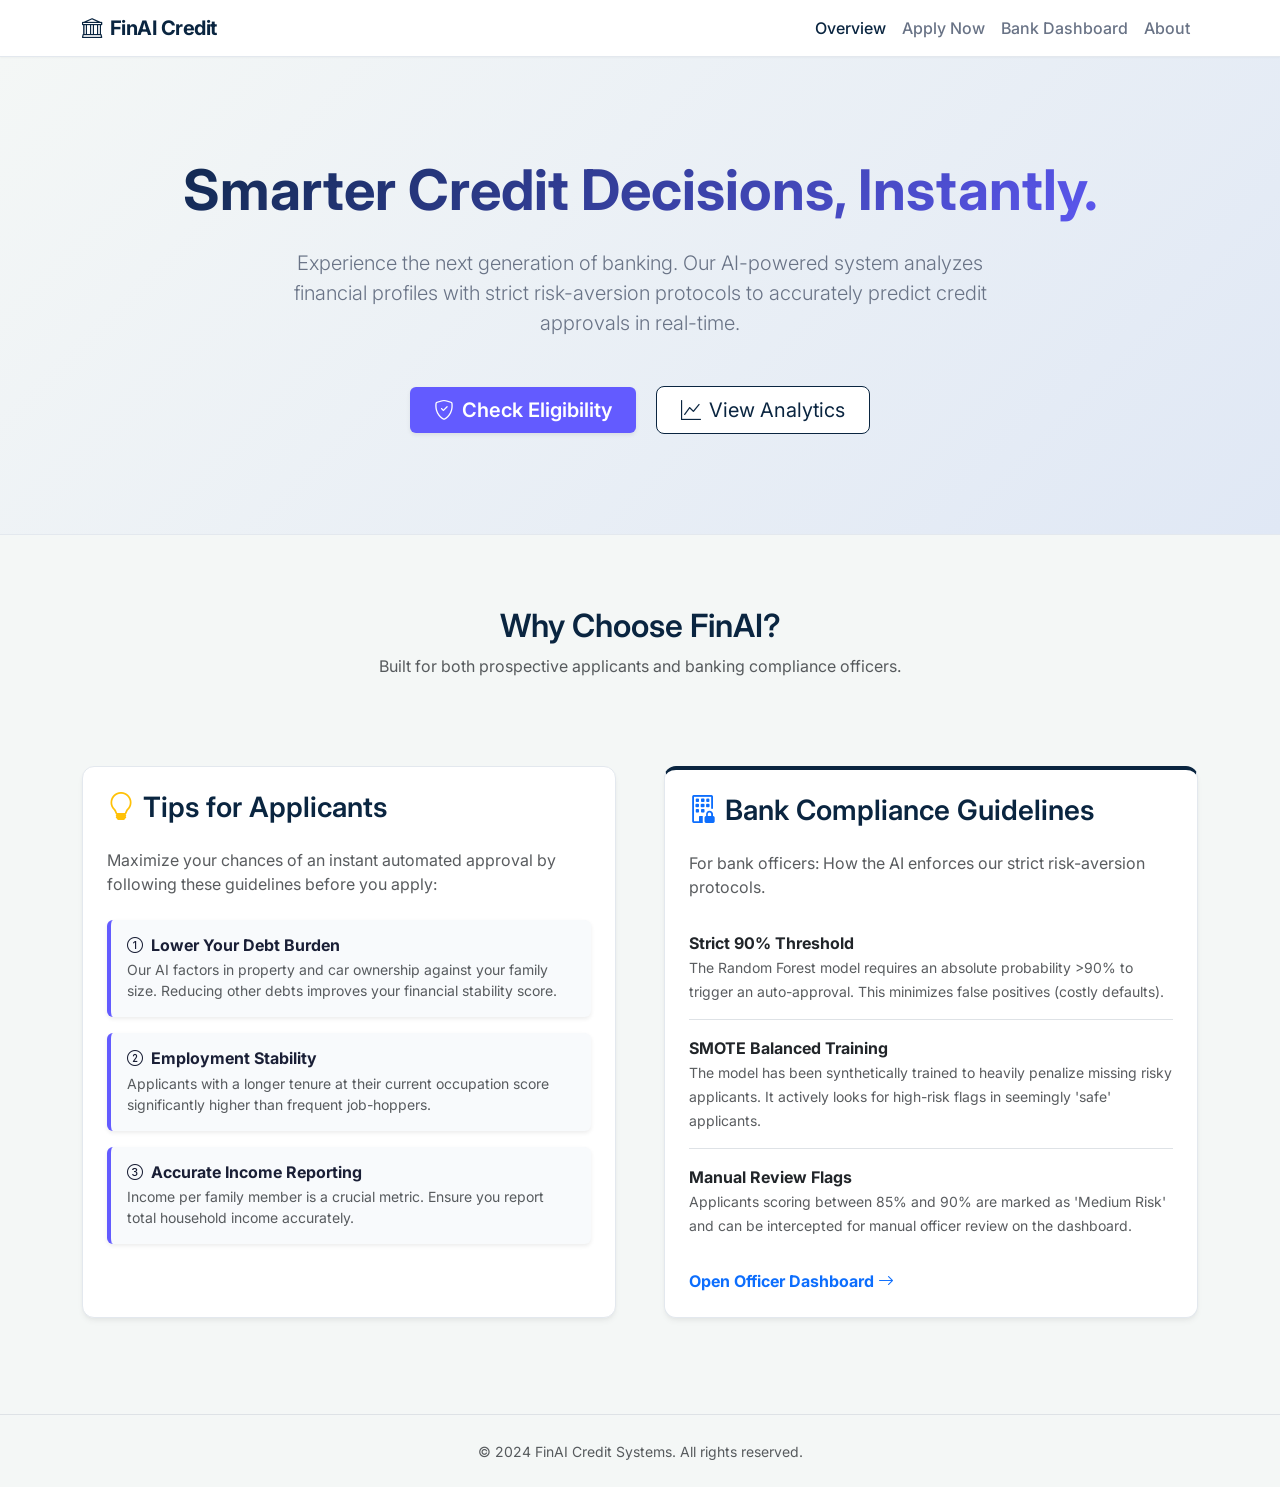
<file: templates/index.html>
<!DOCTYPE html>
<html lang="en">
<head>
    <meta charset="UTF-8">
    <meta name="viewport" content="width=device-width, initial-scale=1.0">
    <title>AI Credit Card Approval System</title>
    <!-- Bootstrap 5 -->
    <link href="https://cdn.jsdelivr.net/npm/bootstrap@5.3.0/dist/css/bootstrap.min.css" rel="stylesheet">
    <!-- Custom CSS -->
    <link href="/static/css/style.css" rel="stylesheet">
    <!-- Icons -->
    <link rel="stylesheet" href="https://cdn.jsdelivr.net/npm/bootstrap-icons@1.11.1/font/bootstrap-icons.css">
</head>
<body>

    <!-- Navbar -->
    <nav class="navbar navbar-expand-lg sticky-top">
        <div class="container">
            <a class="navbar-brand" href="/"><i class="bi bi-bank me-2"></i>FinAI Credit</a>
            <button class="navbar-toggler" type="button" data-bs-toggle="collapse" data-bs-target="#navbarNav">
                <span class="navbar-toggler-icon"></span>
            </button>
            <div class="collapse navbar-collapse" id="navbarNav">
                <ul class="navbar-nav ms-auto">
                    <li class="nav-item"><a class="nav-link active" href="/">Overview</a></li>
                    <li class="nav-item"><a class="nav-link" href="/prediction">Apply Now</a></li>
                    <li class="nav-item"><a class="nav-link" href="/dashboard">Bank Dashboard</a></li>
                    <li class="nav-item"><a class="nav-link" href="/about">About</a></li>
                </ul>
            </div>
        </div>
    </nav>

    <!-- Hero Section -->
    <header class="hero-section text-center">
        <div class="container">
            <h1 class="display-4 fw-bold mb-4 gradient-text">Smarter Credit Decisions, Instantly.</h1>
            <p class="lead mb-5 mx-auto" style="max-width: 700px; color: var(--text-muted);">
                Experience the next generation of banking. Our AI-powered system analyzes financial profiles with strict risk-aversion protocols to accurately predict credit approvals in real-time.
            </p>
            <a href="/prediction" class="btn btn-lg custom-btn me-3 px-4 py-2 shadow-sm"><i class="bi bi-shield-check me-2"></i>Check Eligibility</a>
            <a href="/dashboard" class="btn btn-lg btn-outline-primary px-4 py-2 bg-white"><i class="bi bi-graph-up me-2"></i>View Analytics</a>
        </div>
    </header>

    <!-- Content Sections -->
    <div class="container py-5 mt-4">
        
        <div class="row mb-5">
            <div class="col-12 text-center mb-4">
                <h2>Why Choose FinAI?</h2>
                <p class="text-muted">Built for both prospective applicants and banking compliance officers.</p>
            </div>
        </div>

        <div class="row g-5">
            <!-- Tips & Tricks for Applicants -->
            <div class="col-md-6">
                <div class="glass-panel p-4 h-100">
                    <h3 class="mb-4"><i class="bi bi-lightbulb text-warning me-2"></i>Tips for Applicants</h3>
                    <p class="text-muted mb-4">Maximize your chances of an instant automated approval by following these guidelines before you apply:</p>
                    
                    <div class="info-card p-3 mb-3 rounded shadow-sm">
                        <h6 class="fw-bold m-0"><i class="bi bi-1-circle me-2"></i>Lower Your Debt Burden</h6>
                        <p class="small text-muted m-0 mt-1">Our AI factors in property and car ownership against your family size. Reducing other debts improves your financial stability score.</p>
                    </div>
                    
                    <div class="info-card p-3 mb-3 rounded shadow-sm">
                        <h6 class="fw-bold m-0"><i class="bi bi-2-circle me-2"></i>Employment Stability</h6>
                        <p class="small text-muted m-0 mt-1">Applicants with a longer tenure at their current occupation score significantly higher than frequent job-hoppers.</p>
                    </div>

                    <div class="info-card p-3 mb-3 rounded shadow-sm">
                        <h6 class="fw-bold m-0"><i class="bi bi-3-circle me-2"></i>Accurate Income Reporting</h6>
                        <p class="small text-muted m-0 mt-1">Income per family member is a crucial metric. Ensure you report total household income accurately.</p>
                    </div>
                </div>
            </div>

            <!-- Bank Guidelines -->
            <div class="col-md-6">
                <div class="glass-panel p-4 h-100" style="border-top: 4px solid var(--primary-color);">
                    <h3 class="mb-4"><i class="bi bi-building-lock text-primary me-2"></i>Bank Compliance Guidelines</h3>
                    <p class="text-muted mb-4">For bank officers: How the AI enforces our strict risk-aversion protocols.</p>

                    <ul class="list-group list-group-flush">
                        <li class="list-group-item bg-transparent px-0 pb-3">
                            <strong>Strict 90% Threshold</strong><br>
                            <span class="text-muted small">The Random Forest model requires an absolute probability >90% to trigger an auto-approval. This minimizes false positives (costly defaults).</span>
                        </li>
                        <li class="list-group-item bg-transparent px-0 py-3">
                            <strong>SMOTE Balanced Training</strong><br>
                            <span class="text-muted small">The model has been synthetically trained to heavily penalize missing risky applicants. It actively looks for high-risk flags in seemingly 'safe' applicants.</span>
                        </li>
                        <li class="list-group-item bg-transparent px-0 py-3">
                            <strong>Manual Review Flags</strong><br>
                            <span class="text-muted small">Applicants scoring between 85% and 90% are marked as 'Medium Risk' and can be intercepted for manual officer review on the dashboard.</span>
                        </li>
                    </ul>
                    
                    <div class="mt-3">
                        <a href="/dashboard" class="text-decoration-none fw-bold text-primary">Open Officer Dashboard <i class="bi bi-arrow-right"></i></a>
                    </div>
                </div>
            </div>
        </div>
    </div>

    <footer class="text-center py-4 text-muted mt-5 border-top">
        <div class="container">
            <small>&copy; 2024 FinAI Credit Systems. All rights reserved.</small>
        </div>
    </footer>

    <script src="https://cdn.jsdelivr.net/npm/bootstrap@5.3.0/dist/js/bootstrap.bundle.min.js"></script>
    <script src="/static/js/main.js"></script>
</body>
</html>
</file>
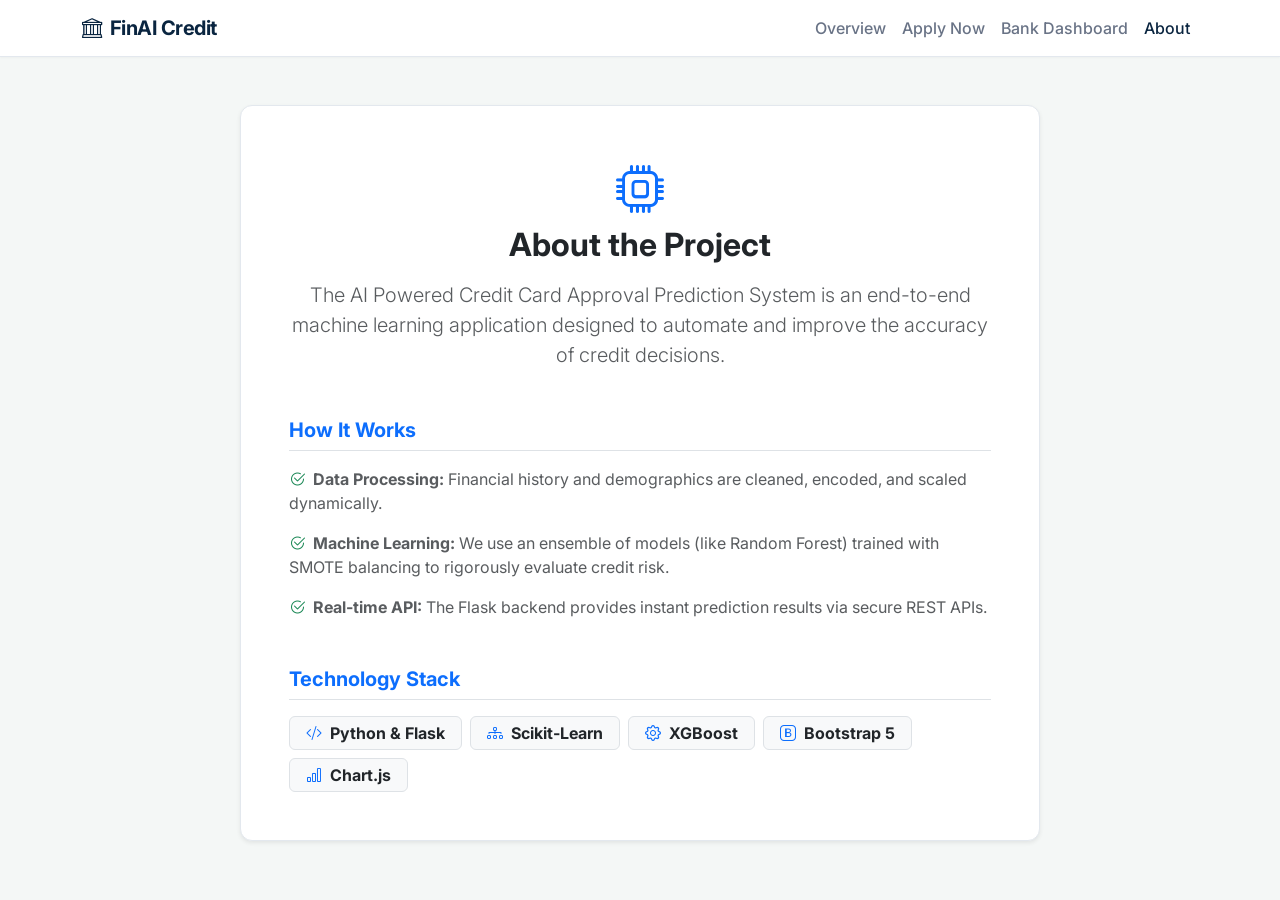
<file: templates/about.html>
<!DOCTYPE html>
<html lang="en">
<head>
    <meta charset="UTF-8">
    <meta name="viewport" content="width=device-width, initial-scale=1.0">
    <title>About - FinAI Credit</title>
    <link href="https://cdn.jsdelivr.net/npm/bootstrap@5.3.0/dist/css/bootstrap.min.css" rel="stylesheet">
    <link href="/static/css/style.css" rel="stylesheet">
    <link rel="stylesheet" href="https://cdn.jsdelivr.net/npm/bootstrap-icons@1.11.1/font/bootstrap-icons.css">
</head>
<body>

    <nav class="navbar navbar-expand-lg sticky-top">
        <div class="container">
            <a class="navbar-brand" href="/"><i class="bi bi-bank me-2"></i>FinAI Credit</a>
            <div class="collapse navbar-collapse">
                <ul class="navbar-nav ms-auto">
                    <li class="nav-item"><a class="nav-link" href="/">Overview</a></li>
                    <li class="nav-item"><a class="nav-link" href="/prediction">Apply Now</a></li>
                    <li class="nav-item"><a class="nav-link" href="/dashboard">Bank Dashboard</a></li>
                    <li class="nav-item"><a class="nav-link active" href="/about">About</a></li>
                </ul>
            </div>
        </div>
    </nav>

    <div class="container mt-5">
        <div class="glass-panel p-5 bg-white mx-auto shadow-sm" style="max-width: 800px;">
            <div class="text-center mb-5">
                <i class="bi bi-cpu text-primary mb-3" style="font-size: 3rem;"></i>
                <h2 class="mb-3 text-dark fw-bold">About the Project</h2>
                <p class="lead text-muted">The AI Powered Credit Card Approval Prediction System is an end-to-end machine learning application designed to automate and improve the accuracy of credit decisions.</p>
            </div>
            
            <h5 class="text-primary fw-bold mt-5 mb-3 border-bottom pb-2">How It Works</h5>
            <div class="mb-4 text-muted">
                <p><i class="bi bi-check2-circle text-success me-2"></i><strong>Data Processing:</strong> Financial history and demographics are cleaned, encoded, and scaled dynamically.</p>
                <p><i class="bi bi-check2-circle text-success me-2"></i><strong>Machine Learning:</strong> We use an ensemble of models (like Random Forest) trained with SMOTE balancing to rigorously evaluate credit risk.</p>
                <p><i class="bi bi-check2-circle text-success me-2"></i><strong>Real-time API:</strong> The Flask backend provides instant prediction results via secure REST APIs.</p>
            </div>

            <h5 class="text-primary fw-bold mt-5 mb-3 border-bottom pb-2">Technology Stack</h5>
            <div class="d-flex flex-wrap gap-2 mt-3">
                <span class="badge bg-light text-dark border px-3 py-2 fs-6"><i class="bi bi-code-slash me-2 text-primary"></i>Python & Flask</span>
                <span class="badge bg-light text-dark border px-3 py-2 fs-6"><i class="bi bi-diagram-3 me-2 text-primary"></i>Scikit-Learn</span>
                <span class="badge bg-light text-dark border px-3 py-2 fs-6"><i class="bi bi-gear me-2 text-primary"></i>XGBoost</span>
                <span class="badge bg-light text-dark border px-3 py-2 fs-6"><i class="bi bi-bootstrap me-2 text-primary"></i>Bootstrap 5</span>
                <span class="badge bg-light text-dark border px-3 py-2 fs-6"><i class="bi bi-bar-chart me-2 text-primary"></i>Chart.js</span>
            </div>
        </div>
    </div>
</body>
</html>
</file>
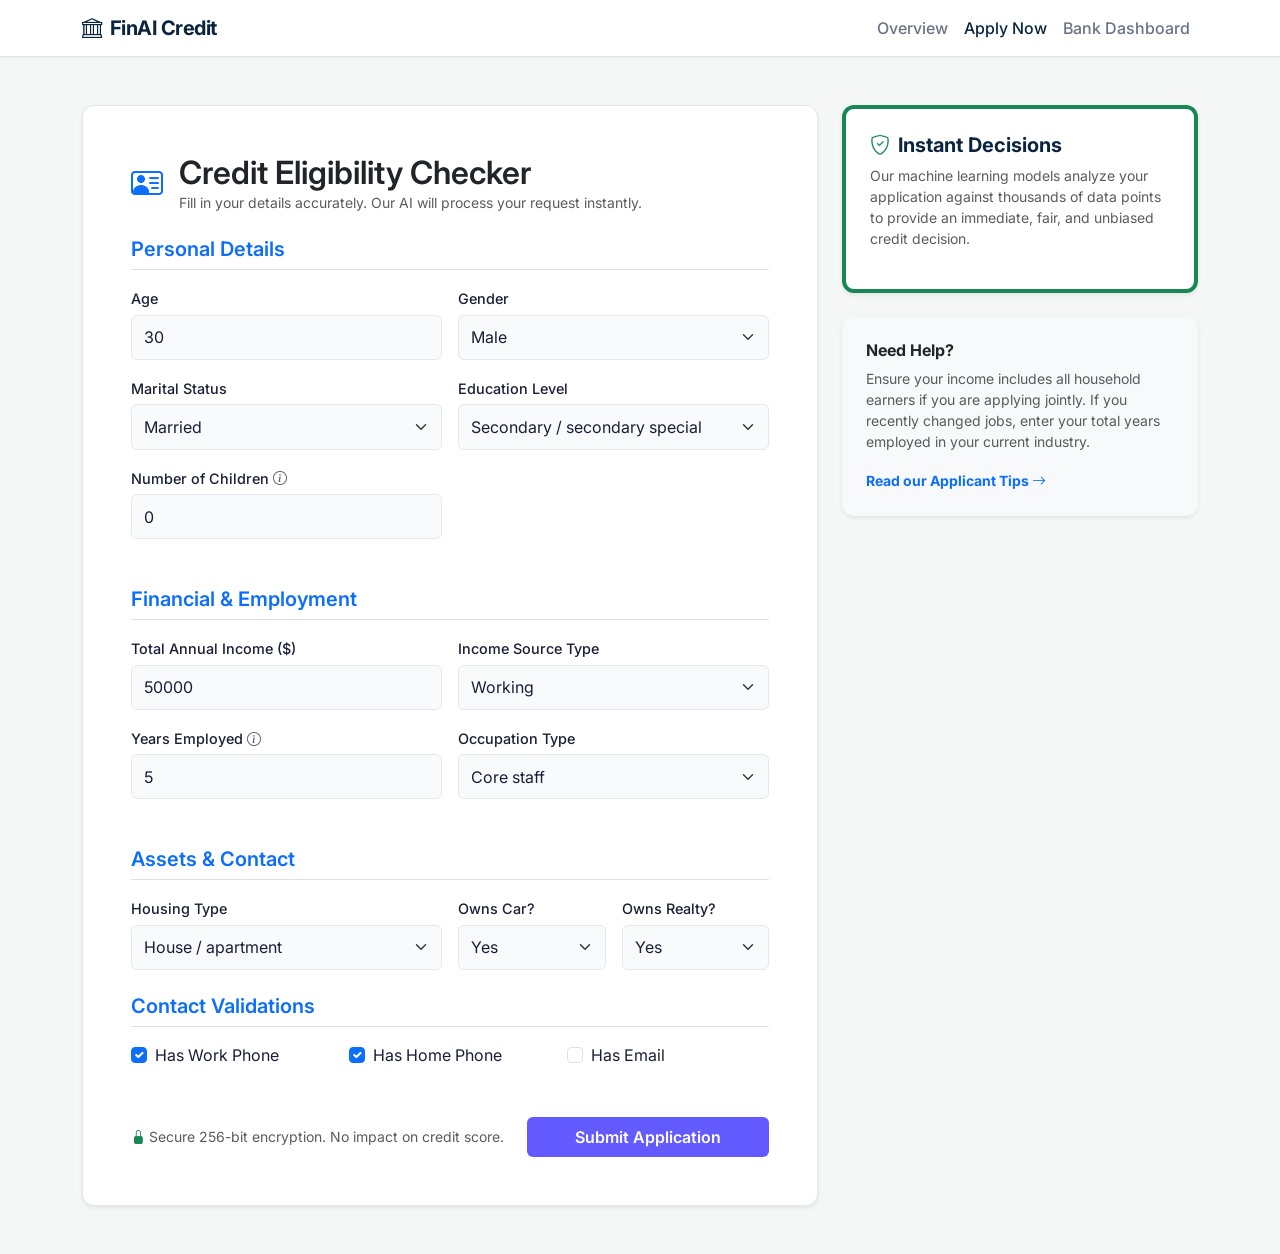
<file: templates/prediction.html>
<!DOCTYPE html>
<html lang="en">
<head>
    <meta charset="UTF-8">
    <meta name="viewport" content="width=device-width, initial-scale=1.0">
    <title>Apply for Credit - FinAI Credit</title>
    <link href="https://cdn.jsdelivr.net/npm/bootstrap@5.3.0/dist/css/bootstrap.min.css" rel="stylesheet">
    <link href="/static/css/style.css" rel="stylesheet">
    <link rel="stylesheet" href="https://cdn.jsdelivr.net/npm/bootstrap-icons@1.11.1/font/bootstrap-icons.css">
</head>
<body>

    <nav class="navbar navbar-expand-lg sticky-top">
        <div class="container">
            <a class="navbar-brand" href="/"><i class="bi bi-bank me-2"></i>FinAI Credit</a>
            <div class="collapse navbar-collapse">
                <ul class="navbar-nav ms-auto">
                    <li class="nav-item"><a class="nav-link" href="/">Overview</a></li>
                    <li class="nav-item"><a class="nav-link active" href="/prediction">Apply Now</a></li>
                    <li class="nav-item"><a class="nav-link" href="/dashboard">Bank Dashboard</a></li>
                </ul>
            </div>
        </div>
    </nav>

    <div class="container mt-5 mb-5">
        <div class="row">
            <!-- Left Side: Form -->
            <div class="col-lg-8">
                <div class="glass-panel p-5 bg-white shadow-sm">
                    <div class="d-flex align-items-center mb-4">
                        <i class="bi bi-person-vcard fs-2 text-primary me-3"></i>
                        <div>
                            <h2 class="mb-0 text-dark">Credit Eligibility Checker</h2>
                            <p class="text-muted mb-0 small">Fill in your details accurately. Our AI will process your request instantly.</p>
                        </div>
                    </div>
                    
                    <form id="predictionForm">
                        <!-- Demographics -->
                        <h5 class="text-primary border-bottom pb-2 mb-3 mt-4">Personal Details</h5>
                        <div class="row g-3">
                            <div class="col-md-6">
                                <label class="form-label">Age</label>
                                <input type="number" class="form-control" id="age" required value="30">
                            </div>
                            <div class="col-md-6">
                                <label class="form-label">Gender</label>
                                <select class="form-select" id="gender">
                                    <option value="M">Male</option>
                                    <option value="F">Female</option>
                                </select>
                            </div>
                            <div class="col-md-6">
                                <label class="form-label">Marital Status</label>
                                <select class="form-select" id="family_status">
                                    <option value="Married">Married</option>
                                    <option value="Single / not married">Single / not married</option>
                                    <option value="Civil marriage">Civil marriage</option>
                                    <option value="Separated">Separated</option>
                                    <option value="Widow">Widow</option>
                                </select>
                            </div>
                            <div class="col-md-6">
                                <label class="form-label">Education Level</label>
                                <select class="form-select" id="education">
                                    <option value="Secondary / secondary special">Secondary / secondary special</option>
                                    <option value="Higher education">Higher education</option>
                                    <option value="Incomplete higher">Incomplete higher</option>
                                    <option value="Lower secondary">Lower secondary</option>
                                    <option value="Academic degree">Academic degree</option>
                                </select>
                            </div>
                            <div class="col-md-6">
                                <label class="form-label">Number of Children <i class="bi bi-info-circle text-muted" title="Used to calculate household income density."></i></label>
                                <input type="number" class="form-control" id="children" value="0">
                            </div>
                        </div>

                        <!-- Financials -->
                        <h5 class="text-primary border-bottom pb-2 mb-3 mt-5">Financial & Employment</h5>
                        <div class="row g-3">
                            <div class="col-md-6">
                                <label class="form-label">Total Annual Income ($)</label>
                                <input type="number" class="form-control" id="income" required value="50000">
                            </div>
                            <div class="col-md-6">
                                <label class="form-label">Income Source Type</label>
                                <select class="form-select" id="income_type">
                                    <option value="Working">Working</option>
                                    <option value="Commercial associate">Commercial associate</option>
                                    <option value="Pensioner">Pensioner</option>
                                    <option value="State servant">State servant</option>
                                </select>
                            </div>
                            
                            <div class="col-md-6">
                                <label class="form-label">Years Employed <i class="bi bi-info-circle text-muted" title="Longer tenure increases stability score."></i></label>
                                <input type="number" class="form-control" id="years_employed" required value="5" step="0.1">
                            </div>
                            <div class="col-md-6">
                                <label class="form-label">Occupation Type</label>
                                <select class="form-select" id="occupation">
                                    <option value="Core staff">Core staff</option>
                                    <option value="Laborers">Laborers</option>
                                    <option value="Managers">Managers</option>
                                    <option value="Sales staff">Sales staff</option>
                                    <option value="High skill tech staff">High skill tech staff</option>
                                    <option value="Accountants">Accountants</option>
                                    <option value="Unknown">Unknown/Other</option>
                                </select>
                            </div>
                        </div>

                        <!-- Assets -->
                        <h5 class="text-primary border-bottom pb-2 mb-3 mt-5">Assets & Contact</h5>
                        <div class="row g-3">
                            <div class="col-md-6">
                                <label class="form-label">Housing Type</label>
                                <select class="form-select" id="housing_type">
                                    <option value="House / apartment">House / apartment</option>
                                    <option value="With parents">With parents</option>
                                    <option value="Rented apartment">Rented apartment</option>
                                    <option value="Municipal apartment">Municipal apartment</option>
                                </select>
                            </div>
                            <div class="col-md-3">
                                <label class="form-label">Owns Car?</label>
                                <select class="form-select" id="car"><option value="Y">Yes</option><option value="N">No</option></select>
                            </div>
                            <div class="col-md-3">
                                <label class="form-label">Owns Realty?</label>
                                <select class="form-select" id="realty"><option value="Y">Yes</option><option value="N">No</option></select>
                            </div>
                        </div>

                        <!-- Contact Details -->
                        <h5 class="text-primary border-bottom pb-2 mb-3 mt-4">Contact Validations</h5>
                        <div class="row g-3">
                            <div class="col-md-4">
                                <div class="form-check">
                                    <input class="form-check-input" type="checkbox" id="work_phone" checked>
                                    <label class="form-check-label" for="work_phone">Has Work Phone</label>
                                </div>
                            </div>
                            <div class="col-md-4">
                                <div class="form-check">
                                    <input class="form-check-input" type="checkbox" id="phone" checked>
                                    <label class="form-check-label" for="phone">Has Home Phone</label>
                                </div>
                            </div>
                            <div class="col-md-4">
                                <div class="form-check">
                                    <input class="form-check-input" type="checkbox" id="email">
                                    <label class="form-check-label" for="email">Has Email</label>
                                </div>
                            </div>
                        </div>

                        <div class="mt-5 d-flex align-items-center justify-content-between">
                            <small class="text-muted"><i class="bi bi-lock-fill text-success"></i> Secure 256-bit encryption. No impact on credit score.</small>
                            <button type="submit" class="btn btn-primary custom-btn px-5 py-2" id="submitBtn">Submit Application</button>
                        </div>
                    </form>

                    <!-- Results Section -->
                    <div id="resultSection" class="mt-5 d-none p-4 rounded bg-light border">
                        <h4 class="mb-4 text-center">Application Decision</h4>
                        
                        <div class="row text-center">
                            <div class="col-md-12 mb-4">
                                <div id="alertBox" class="alert fs-5 fw-bold" role="alert">
                                    <!-- Result text here -->
                                </div>
                            </div>
                            <div class="col-md-6">
                                <div class="p-3 bg-white border rounded shadow-sm">
                                    <h6 class="text-muted mb-1 text-uppercase">AI Confidence</h6>
                                    <h3 id="resProb" class="fw-bold text-dark m-0">-</h3>
                                </div>
                            </div>
                            <div class="col-md-6">
                                <div class="p-3 bg-white border rounded shadow-sm">
                                    <h6 class="text-muted mb-1 text-uppercase">Assessed Risk</h6>
                                    <h3 id="resRisk" class="fw-bold m-0">-</h3>
                                </div>
                            </div>
                        </div>
                    </div>
                </div>
            </div>
            
            <!-- Right Side: Sidebar Info -->
            <div class="col-lg-4 mt-4 mt-lg-0">
                <div class="glass-panel p-4 bg-white shadow-sm mb-4 border-top border-4 border-success">
                    <h5 class="fw-bold"><i class="bi bi-shield-check text-success me-2"></i>Instant Decisions</h5>
                    <p class="text-muted small">Our machine learning models analyze your application against thousands of data points to provide an immediate, fair, and unbiased credit decision.</p>
                </div>

                <div class="glass-panel p-4 bg-light border-0 shadow-sm">
                    <h6 class="fw-bold text-dark">Need Help?</h6>
                    <p class="text-muted small mb-3">Ensure your income includes all household earners if you are applying jointly. If you recently changed jobs, enter your total years employed in your current industry.</p>
                    <a href="/" class="text-decoration-none small fw-bold">Read our Applicant Tips <i class="bi bi-arrow-right"></i></a>
                </div>
            </div>
        </div>
    </div>

    <!-- Modal for JS -->
    <script src="https://cdn.jsdelivr.net/npm/bootstrap@5.3.0/dist/js/bootstrap.bundle.min.js"></script>
    <script src="/static/js/main.js"></script>
</body>
</html>
</file>
<file: static/css/style.css>
@import url('https://fonts.googleapis.com/css2?family=Inter:wght@300;400;500;600;700&display=swap');

:root {
    --bg-light: #f4f7f6;
    --panel-bg: #ffffff;
    --primary-color: #0a2540; /* Banking Navy */
    --secondary-color: #20c997; /* Teal/Green for positive action */
    --accent-color: #635bff; /* Soft blurple for highlights */
    --text-primary: #1a1f36;
    --text-muted: #697386;
    --border-color: #e3e8ee;
    --shadow-soft: 0 4px 6px -1px rgba(0, 0, 0, 0.05), 0 2px 4px -1px rgba(0, 0, 0, 0.03);
    --shadow-hover: 0 10px 15px -3px rgba(0, 0, 0, 0.1), 0 4px 6px -2px rgba(0, 0, 0, 0.05);
}

body {
    background-color: var(--bg-light);
    color: var(--text-primary);
    font-family: 'Inter', sans-serif;
    min-height: 100vh;
}

/* Navbar */
.navbar {
    background-color: var(--panel-bg);
    border-bottom: 1px solid var(--border-color);
    box-shadow: 0 1px 2px rgba(0,0,0,0.03);
}

.navbar-brand {
    color: var(--primary-color) !important;
    font-weight: 700;
    letter-spacing: -0.5px;
}

.nav-link {
    color: var(--text-muted) !important;
    font-weight: 500;
    transition: color 0.2s ease;
}

.nav-link:hover, .nav-link.active {
    color: var(--primary-color) !important;
}

/* Panels & Cards */
.glass-panel {
    background: var(--panel-bg);
    border: 1px solid var(--border-color);
    border-radius: 12px;
    box-shadow: var(--shadow-soft);
    transition: transform 0.3s ease, box-shadow 0.3s ease;
}

.glass-panel-hover:hover {
    transform: translateY(-4px);
    box-shadow: var(--shadow-hover);
}

/* Typography */
h1, h2, h3, h4, h5 {
    color: var(--primary-color);
    font-weight: 600;
}

.gradient-text {
    background: linear-gradient(135deg, var(--primary-color), var(--accent-color));
    -webkit-background-clip: text;
    background-clip: text;
    -webkit-text-fill-color: transparent;
}

/* Buttons */
.custom-btn {
    background-color: var(--accent-color);
    color: white;
    border: none;
    border-radius: 6px;
    font-weight: 600;
    transition: all 0.2s ease;
}

.custom-btn:hover {
    background-color: #544ada;
    transform: translateY(-1px);
    box-shadow: var(--shadow-soft);
    color: white;
}

.btn-outline-primary {
    color: var(--primary-color);
    border-color: var(--primary-color);
}
.btn-outline-primary:hover {
    background-color: var(--primary-color);
    color: white;
}

/* Forms */
.form-label {
    font-weight: 500;
    color: var(--text-primary);
    font-size: 0.9rem;
    margin-bottom: 0.3rem;
}

.form-control, .form-select {
    background-color: #f8fafc;
    border: 1px solid var(--border-color);
    color: var(--text-primary);
    border-radius: 6px;
    padding: 0.6rem 0.75rem;
}

.form-control:focus, .form-select:focus {
    background-color: #fff;
    border-color: var(--accent-color);
    box-shadow: 0 0 0 3px rgba(99, 91, 255, 0.2);
    color: var(--text-primary);
}

.form-text {
    font-size: 0.8rem;
    color: var(--text-muted);
}

/* Specific Sections */
.hero-section {
    padding: 100px 0;
    background: linear-gradient(135deg, #f4f7f6 0%, #e0e8f5 100%);
    border-bottom: 1px solid var(--border-color);
}

.info-card {
    border-left: 4px solid var(--accent-color);
    background-color: #f8fafc;
}

.info-card h5 {
    color: var(--accent-color);
}
</file>
